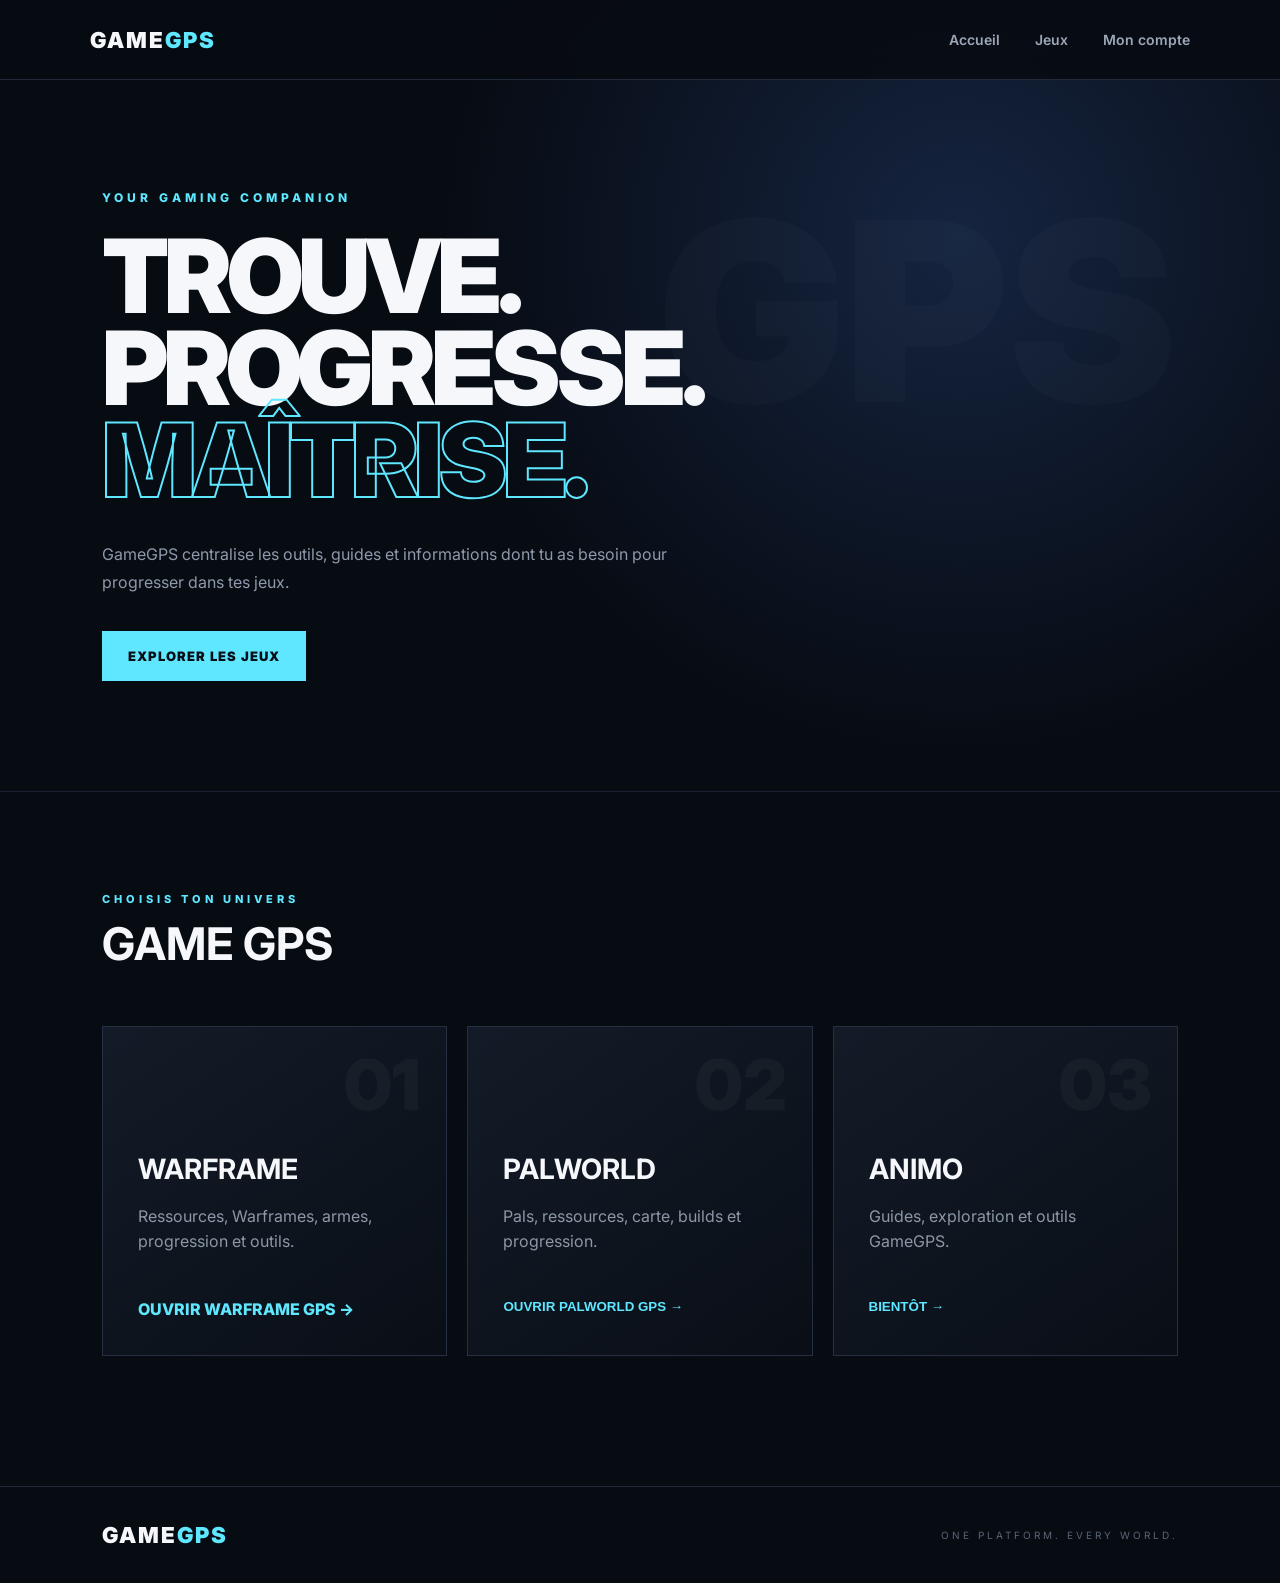
<file: index.html>
<!DOCTYPE html>
<html lang="fr">
<head>
    <meta charset="UTF-8">
    <meta name="viewport" content="width=device-width, initial-scale=1.0">
    <title>GameGPS</title>
    <link rel="stylesheet" href="style.css?v=63">
</head>
<body>
    <header>
        <div class="logo">GAME<span>GPS</span></div>
        <nav>
            <a href="#">Accueil</a>
            <a href="#games">Jeux</a>
            <a href="account.html">Mon compte</a>
        </nav>
    </header>
    <main>
        <section class="hero">
            <p class="tag">YOUR GAMING COMPANION</p>
            <h1>TROUVE.<br>PROGRESSE.<br><span>MAÎTRISE.</span></h1>
            <p class="description">GameGPS centralise les outils, guides et informations dont tu as besoin pour progresser dans tes jeux.</p>
            <a class="button" href="#games">EXPLORER LES JEUX</a>
        </section>
        <section id="games" class="games">
            <div class="section-title"><p>CHOISIS TON UNIVERS</p><h2>GAME GPS</h2></div>
            <div class="game-grid">
                <article class="game-card"><div class="number">01</div><h3>WARFRAME</h3><p>Ressources, Warframes, armes, progression et outils.</p><a class="game-link" href="warframe.html">OUVRIR WARFRAME GPS →</a></article>
                <article class="game-card"><div class="number">02</div><h3>PALWORLD</h3><p>Pals, ressources, carte, builds et progression.</p><button>OUVRIR PALWORLD GPS →</button></article>
                <article class="game-card"><div class="number">03</div><h3>ANIMO</h3><p>Guides, exploration et outils GameGPS.</p><button>BIENTÔT →</button></article>
            </div>
        </section>
    </main>
    <footer><div class="logo">GAME<span>GPS</span></div><p>ONE PLATFORM. EVERY WORLD.</p></footer>
    <script src="script.js?v=3"></script>
</body>
</html>
</file>
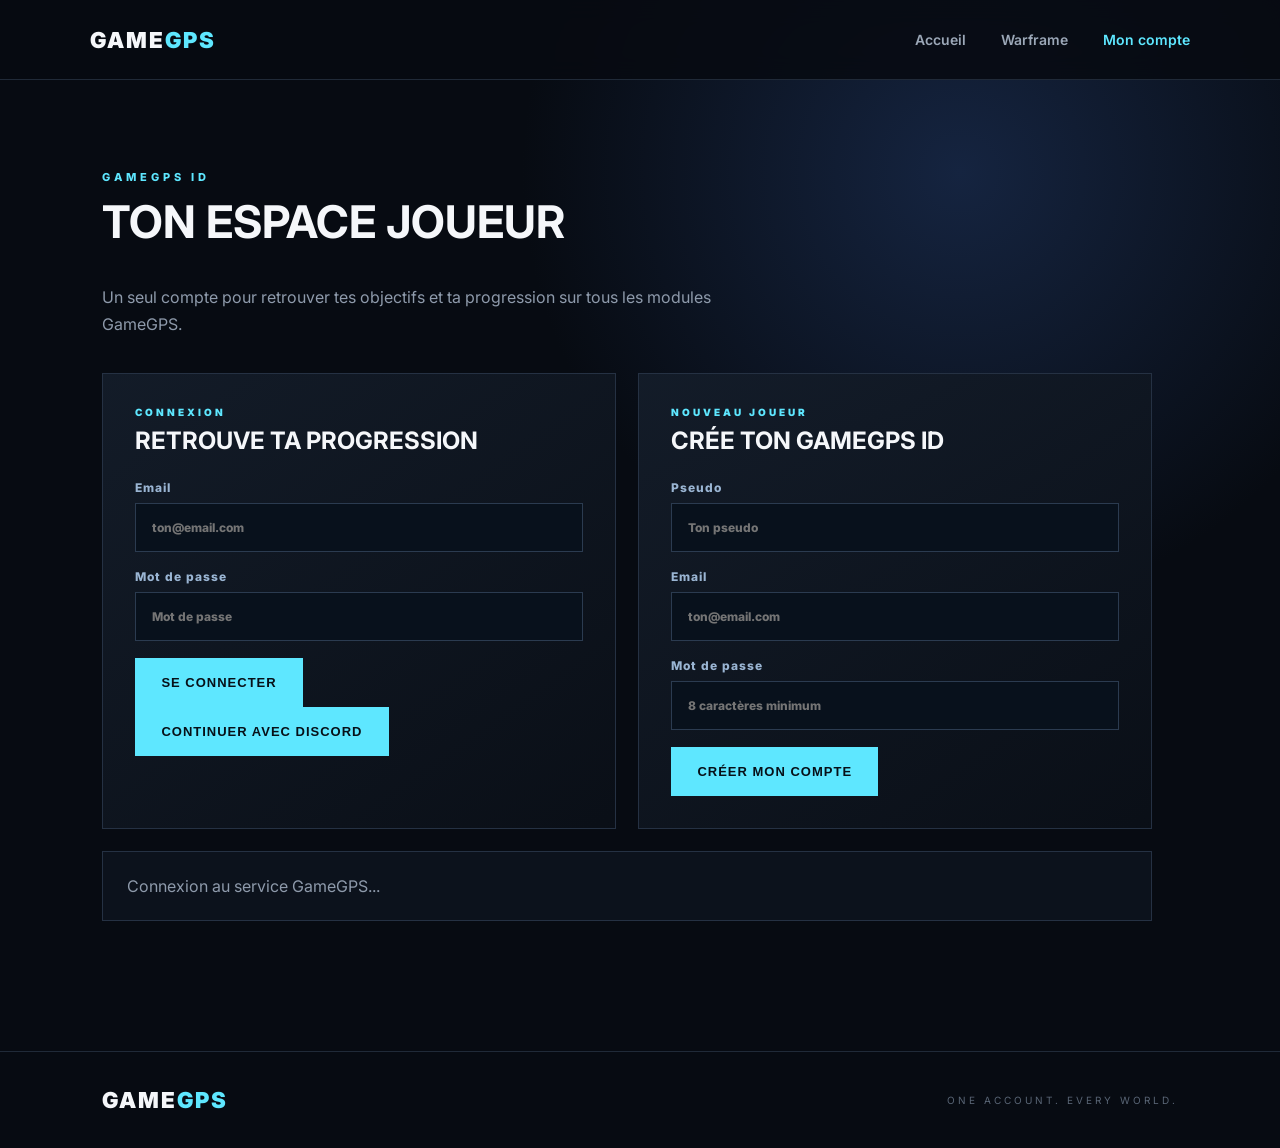
<file: account.html>
<!DOCTYPE html><html lang="fr"><head><meta charset="UTF-8"><meta name="viewport" content="width=device-width,initial-scale=1.0"><title>Mon compte | GameGPS</title><link rel="stylesheet" href="style.css?v=66"></head><body data-page="account"><header><a href="index.html" class="logo">GAME<span>GPS</span></a><nav><a href="index.html">Accueil</a><a href="warframe.html">Warframe</a><a href="account.html" class="active">Mon compte</a></nav></header><main><section class="account-shell"><div class="section-title"><p>GAMEGPS ID</p><h2>TON ESPACE JOUEUR</h2></div><p class="description">Un seul compte pour retrouver tes objectifs et ta progression sur tous les modules GameGPS.</p><div id="accountGuest"><div class="account-grid"><article class="account-panel"><span class="wf-kicker">CONNEXION</span><h3>RETROUVE TA PROGRESSION</h3><form id="loginForm" class="account-form"><label>Email<input type="email" id="loginEmail" required placeholder="ton@email.com"></label><label>Mot de passe<input type="password" id="loginPassword" required minlength="8" placeholder="Mot de passe"></label><button class="button" type="submit">SE CONNECTER</button></form><button id="discordLogin" class="button account-discord" type="button">CONTINUER AVEC DISCORD</button></article><article class="account-panel"><span class="wf-kicker">NOUVEAU JOUEUR</span><h3>CRÉE TON GAMEGPS ID</h3><form id="signupForm" class="account-form"><label>Pseudo<input type="text" id="signupName" required maxlength="30" placeholder="Ton pseudo"></label><label>Email<input type="email" id="signupEmail" required placeholder="ton@email.com"></label><label>Mot de passe<input type="password" id="signupPassword" required minlength="8" placeholder="8 caractères minimum"></label><button class="button" type="submit">CRÉER MON COMPTE</button></form></article></div></div><div id="accountConnected" hidden><article class="account-panel"><span class="wf-kicker">GAMEGPS ID CONNECTÉ</span><h3 id="accountPlayerName">JOUEUR</h3><p class="description" id="accountEmail"></p><p>Ta session GameGPS est active. Tes sauvegardes sont synchronisées avec ton compte.</p><button id="logoutButton" class="button" type="button">SE DÉCONNECTER</button></article><section class="account-saves"><div class="section-title"><p>CLOUD GAMEGPS / V6.6</p><h2>MES PARCOURS</h2></div><div id="accountSaves" class="account-save-grid"><div class="wf-status">Chargement de tes sauvegardes...</div></div></section></div><div id="accountStatus" class="wf-status account-status">Connexion au service GameGPS...</div></section></main><footer><div class="logo">GAME<span>GPS</span></div><p>ONE ACCOUNT. EVERY WORLD.</p></footer><script type="module" src="account.js?v=66"></script></body></html>
</file>
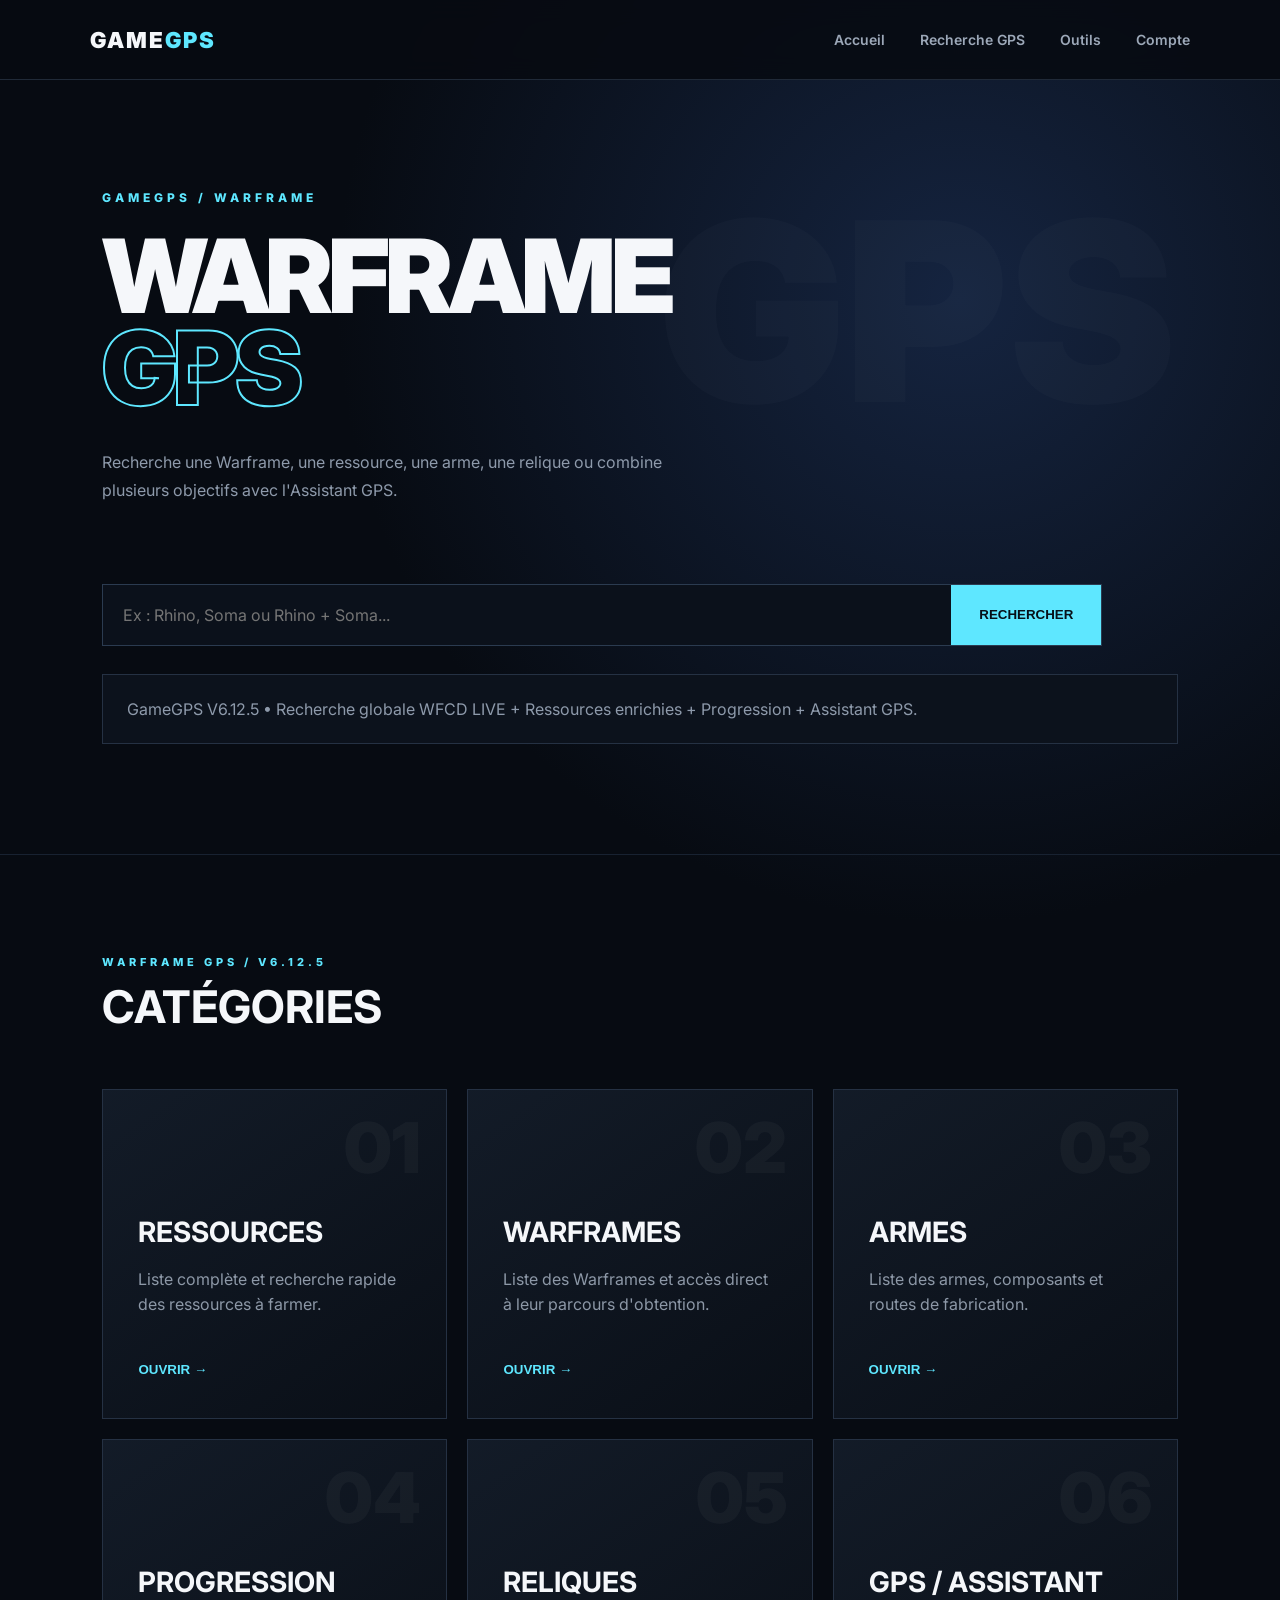
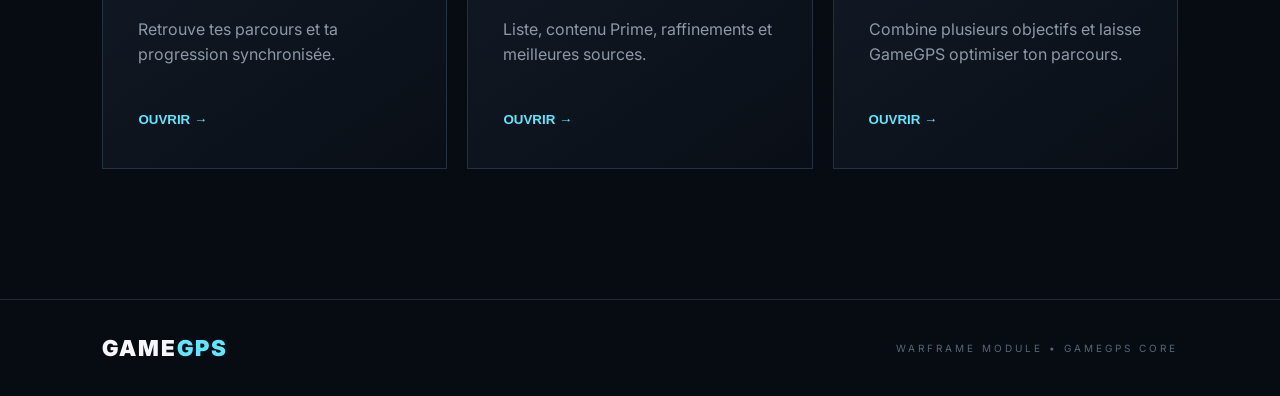
<file: warframe.html>
<!DOCTYPE html><html lang="fr"><head><meta charset="UTF-8"><meta name="viewport" content="width=device-width,initial-scale=1.0"><title>Warframe GPS | GameGPS</title><link rel="stylesheet" href="style.css?v=69"></head><body data-game="warframe"><header><a href="index.html" class="logo">GAME<span>GPS</span></a><nav><a href="index.html">Accueil</a><a href="#search">Recherche GPS</a><a href="#tools">Outils</a><a href="account.html">Compte</a></nav></header><main><section class="hero warframe-hero"><p class="tag">GAMEGPS / WARFRAME</p><h1>WARFRAME<br><span>GPS</span></h1><p class="description">Recherche une Warframe, une ressource, une arme, une relique ou combine plusieurs objectifs avec l'Assistant GPS.</p><div class="wf-search-box" id="search"><input id="warframeSearchInput" type="search" autocomplete="off" placeholder="Ex : Rhino, Soma ou Rhino + Soma..."><button id="warframeSearchButton" type="button">RECHERCHER</button></div><div id="warframeSearchResults" class="wf-results"><div class="wf-status">GameGPS V6.12.5 • Recherche globale WFCD LIVE + Ressources enrichies + Progression + Assistant GPS.</div></div></section><section class="wf-search-section" id="categoryView" hidden><div class="section-title"><p id="categoryKicker">WARFRAME / CATÉGORIE</p><h2 id="categoryTitle">CATÉGORIE</h2></div><p class="description" id="categoryDescription"></p><button id="categoryBack" class="game-link" type="button">← RETOUR AUX CATÉGORIES</button><div id="categoryContent" class="wf-results"><div class="wf-status">Chargement de la catégorie...</div></div></section><section class="games" id="tools"><div class="section-title"><p>WARFRAME GPS / V6.12.5</p><h2>CATÉGORIES</h2></div><div class="game-grid"><article class="game-card"><div class="number">01</div><h3>RESSOURCES</h3><p>Liste complète et recherche rapide des ressources à farmer.</p><button data-wf-category="resources">OUVRIR →</button></article><article class="game-card"><div class="number">02</div><h3>WARFRAMES</h3><p>Liste des Warframes et accès direct à leur parcours d'obtention.</p><button data-wf-category="warframes">OUVRIR →</button></article><article class="game-card"><div class="number">03</div><h3>ARMES</h3><p>Liste des armes, composants et routes de fabrication.</p><button data-wf-category="weapons">OUVRIR →</button></article><article class="game-card"><div class="number">04</div><h3>PROGRESSION</h3><p>Retrouve tes parcours et ta progression synchronisée.</p><button data-wf-category="progression">OUVRIR →</button></article><article class="game-card"><div class="number">05</div><h3>RELIQUES</h3><p>Liste, contenu Prime, raffinements et meilleures sources.</p><button data-wf-category="relics">OUVRIR →</button></article><article class="game-card"><div class="number">06</div><h3>GPS / ASSISTANT</h3><p>Combine plusieurs objectifs et laisse GameGPS optimiser ton parcours.</p><button data-wf-category="gps">OUVRIR →</button></article></div></section></main><footer><div class="logo">GAME<span>GPS</span></div><p>WARFRAME MODULE • GAMEGPS CORE</p></footer><script src="script.js?v=3"></script><script src="warframe.js?v=54"></script><script src="warframe-resources.js?v=5133-20260917-2217"></script><script src="warframe-weapons.js?v=56"></script><script src="warframe-relics.js?v=514-20260917-0007"></script><script src="gamegps-cloud.js?v=65"></script><script src="warframe-assistant.js?v=663"></script><script src="warframe-navigation.js?v=6125-20260917-2350"></script></body></html>
</file>
<file: style.css>
@import url('https://fonts.googleapis.com/css2?family=Inter:wght@400;500;600;700;800;900&display=swap');
*{margin:0;padding:0;box-sizing:border-box}html{scroll-behavior:smooth}body{background:radial-gradient(circle at 75% 15%,#152440 0%,transparent 32%),#070b12;color:#f5f7fa;font-family:"Inter",sans-serif;min-height:100vh}header{height:80px;padding:0 7%;display:flex;justify-content:space-between;align-items:center;border-bottom:1px solid #202a38;background:rgba(7,11,18,.88);position:sticky;top:0;z-index:100;backdrop-filter:blur(12px)}.logo{font-size:22px;font-weight:900;letter-spacing:2px;color:#f5f7fa;text-decoration:none}.logo span,.tag,.section-title p,.wf-kicker{color:#5ee7ff}nav{display:flex;gap:35px}nav a{color:#9ca8b8;text-decoration:none;font-size:14px;font-weight:600;transition:.25s}nav a:hover,nav a.active{color:#5ee7ff}.hero{min-height:650px;padding:110px 8%;display:flex;flex-direction:column;justify-content:center;position:relative}.hero::after{content:"GPS";position:absolute;right:8%;top:80px;font-size:250px;font-weight:900;color:rgba(255,255,255,.018);pointer-events:none}.tag{font-size:12px;font-weight:800;letter-spacing:4px;margin-bottom:25px}.hero h1{font-size:clamp(55px,8vw,105px);line-height:.9;letter-spacing:-5px;font-weight:900;max-width:900px}.hero h1 span{color:transparent;-webkit-text-stroke:2px #5ee7ff}.description{max-width:620px;color:#8e9aab;line-height:1.7;margin:35px 0}.button{width:fit-content;padding:17px 26px;background:#5ee7ff;color:#071018;text-decoration:none;font-weight:900;font-size:13px;letter-spacing:1px;border:0;cursor:pointer}.games,.wf-search-section{padding:100px 8% 130px;border-top:1px solid #182231}.section-title p{font-size:11px;letter-spacing:4px;font-weight:800}.section-title h2{font-size:clamp(32px,5vw,45px);margin-top:10px}.game-grid{display:grid;grid-template-columns:repeat(3,1fr);gap:20px;margin-top:55px}.game-card{min-height:330px;padding:35px;border:1px solid #253143;background:linear-gradient(145deg,rgba(20,29,42,.9),rgba(10,15,23,.9));position:relative}.number{position:absolute;right:25px;top:15px;font-size:70px;font-weight:900;color:rgba(255,255,255,.035)}.game-card h3{margin-top:90px;font-size:28px}.game-card p{margin-top:18px;color:#8d98a7;line-height:1.6;min-height:70px}.game-card button,.game-link{margin-top:25px;background:transparent;color:#5ee7ff;border:none;font-weight:800;cursor:pointer;text-decoration:none;display:inline-block}.wf-search-box{display:flex;max-width:1000px;margin-top:45px;border:1px solid #2b3b50;background:#0b111b}.wf-search-box input{flex:1;padding:20px;background:transparent;border:0;outline:0;color:#fff;font:inherit}.wf-search-box button{padding:0 28px;border:0;background:#5ee7ff;color:#071018;font-weight:900;cursor:pointer}.wf-filter-bar{display:flex;flex-wrap:wrap;gap:10px;margin:18px 0 14px;max-width:1120px}.wf-filter-bar button{padding:11px 16px;border:1px solid #2b3b50;background:#0b111b;color:#8e9aab;font:inherit;font-size:12px;font-weight:800;letter-spacing:.5px;cursor:pointer;transition:.2s}.wf-filter-bar button:hover{border-color:#5ee7ff;color:#fff}.wf-filter-bar button.active{background:#5ee7ff;border-color:#5ee7ff;color:#071018}.wf-results{max-width:1120px;margin-top:28px}.wf-status{padding:24px;border:1px solid #253143;background:#0c121c;color:#8e9aab}.wf-catalog-grid{display:grid;grid-template-columns:repeat(3,minmax(0,1fr));gap:18px;margin-top:22px}.wf-item-card{min-width:0;border:1px solid #253143;background:linear-gradient(145deg,rgba(13,24,37,.98),rgba(7,13,21,.98));padding:22px;display:flex;flex-direction:column;gap:18px;overflow:hidden}.wf-item-img{height:180px;display:flex;align-items:center;justify-content:center;background:#080d14;border:1px solid #1d3a50;overflow:hidden}.wf-item-img img{display:block;width:100%;height:100%;object-fit:contain}.wf-item-img span{color:#35ddff;font-size:12px;font-weight:900;letter-spacing:2px}.wf-item-card .tag{margin:0 0 8px;font-size:10px;letter-spacing:3px}.wf-item-card h3{font-size:20px;line-height:1.2;overflow-wrap:anywhere}.wf-item-card p:not(.tag){color:#8e9aab;line-height:1.5;font-size:13px;margin-top:10px;display:-webkit-box;-webkit-line-clamp:3;-webkit-box-orient:vertical;overflow:hidden}.wf-item-card .game-link{margin-top:18px}.wf-result-card{border:1px solid #2b3b50;background:linear-gradient(145deg,rgba(13,24,37,.98),rgba(7,13,21,.98));padding:30px}.wf-result-head{display:flex;align-items:center;gap:22px}.wf-result-head img{width:90px;height:90px;object-fit:contain;background:#080d14;border:1px solid #1c6680}.wf-kicker{display:block;font-size:10px;letter-spacing:3px;font-weight:900;margin-bottom:7px}.wf-result-head h3{font-size:36px}.wf-result-head small{color:#7893b5}.wf-description{color:#a6bdd8;line-height:1.7;margin:25px 0}.wf-route{display:flex;justify-content:space-between;align-items:center;gap:25px;padding:25px;border:1px solid #1596b8;background:linear-gradient(90deg,rgba(14,63,82,.28),rgba(10,27,43,.4));border-radius:4px}.wf-route span,.wf-score span{display:block;color:#35ddff;font-size:10px;font-weight:900;letter-spacing:2px;margin-bottom:8px}.wf-route strong{font-size:21px}.wf-route small{display:block;color:#8faac8;margin-top:7px}.wf-score{text-align:right;min-width:130px;border-left:1px solid #22647b;padding-left:24px}.wf-score strong{font-size:29px;color:#35ddff}.wf-farm-progress{display:grid;grid-template-columns:auto 1fr;gap:4px 28px;align-items:center;margin:22px 0 30px}.wf-farm-progress>strong{font-size:18px}.wf-farm-progress>span{color:#a9bdd3}.wf-farm-progress>div{grid-column:1/-1;height:9px;background:#17324c;border-radius:20px;overflow:hidden}.wf-farm-progress i{display:block;height:100%;background:#28d9f6;border-radius:20px}.wf-components{margin-top:20px}.wf-components h4{font-size:13px;letter-spacing:2px;color:#35ddff;margin-bottom:14px}.wf-row{display:flex;justify-content:space-between;align-items:center;gap:24px;padding:17px 14px;border:1px solid #1d3a50;background:rgba(8,20,31,.58);margin-bottom:8px;border-radius:5px;color:#a5afbc}.wf-row>span{display:flex;flex-direction:column;gap:7px;min-width:0}.wf-row b{font-size:16px;color:#f4f7fb}.wf-row small{color:#9ab5d3;line-height:1.4}.wf-row>strong{display:flex;align-items:center;gap:9px;color:#fff;white-space:nowrap;font-size:16px}.wf-row input[type=checkbox]{appearance:none;width:25px;height:25px;border:2px solid #8db8e8;border-radius:4px;background:#09131e;cursor:pointer;position:relative;flex:0 0 25px}.wf-row input[data-assistant-key]{margin-left:auto;margin-right:32%;}.wf-row input[type=checkbox]:checked{background:#2ad9f5;border-color:#2ad9f5}.wf-row input[type=checkbox]:checked:after{content:"✓";position:absolute;inset:0;display:grid;place-items:center;color:#061018;font-weight:900}.wf-owned{opacity:.68}.wf-owned b{text-decoration:line-through}.gamegps-toast{position:fixed;right:25px;bottom:25px;padding:16px 20px;background:#111b28;border:1px solid #5ee7ff;color:#fff;z-index:999;opacity:0;transform:translateY(15px);pointer-events:none;transition:.25s}.gamegps-toast.show{opacity:1;transform:translateY(0)}.account-shell{padding:90px 8% 130px;min-height:calc(100vh - 150px)}.account-grid{display:grid;grid-template-columns:1fr 1fr;gap:22px;max-width:1050px;margin-top:35px}.account-panel{border:1px solid #253143;background:linear-gradient(145deg,rgba(20,29,42,.92),rgba(10,15,23,.94));padding:32px}.account-panel h3{font-size:24px;margin:8px 0 25px}.account-form{display:flex;flex-direction:column;gap:17px}.account-form label{display:flex;flex-direction:column;gap:8px;color:#9ab5d3;font-size:12px;font-weight:800;letter-spacing:1px}.account-form input{padding:16px;border:1px solid #2b3b50;background:#08111c;color:#fff;outline:0;font:inherit}.account-form input:focus{border-color:#5ee7ff}.account-status{max-width:1050px;margin-top:22px}.account-saves{margin-top:55px;max-width:1200px}.account-save-grid{display:grid;grid-template-columns:repeat(2,minmax(0,1fr));gap:18px;margin-top:25px}.account-save-card{border:1px solid #1d3a50;background:linear-gradient(145deg,rgba(13,24,37,.98),rgba(7,13,21,.98));padding:26px;display:flex;flex-direction:column;align-items:flex-start;gap:12px}.account-save-card h3{font-size:23px}.account-save-card p{color:#a6bdd8;font-weight:700}.account-save-card small{color:#6f88a5}.account-save-card .button{margin-top:8px}footer{border-top:1px solid #202a38;padding:35px 8%;display:flex;justify-content:space-between;align-items:center;color:#596575}footer p{font-size:10px;letter-spacing:3px}@media(max-width:850px){nav{display:none}.hero{min-height:580px;padding-top:80px}.hero h1{letter-spacing:-3px}.hero::after{display:none}.game-grid,.account-grid,.account-save-grid,.wf-catalog-grid{grid-template-columns:1fr}.wf-search-box{flex-direction:column}.wf-search-box button{padding:18px}.wf-filter-bar{gap:7px}.wf-filter-bar button{padding:10px 12px}.wf-route{flex-direction:column;align-items:flex-start}.wf-score{text-align:left;border-left:0;border-top:1px solid #22647b;padding:15px 0 0;width:100%}.wf-result-head h3{font-size:27px}.wf-row{padding:15px 10px}.wf-row input[data-assistant-key]{margin-left:auto;margin-right:12px}.wf-farm-progress{gap:6px 16px}footer{gap:20px;flex-direction:column}}
</file>
